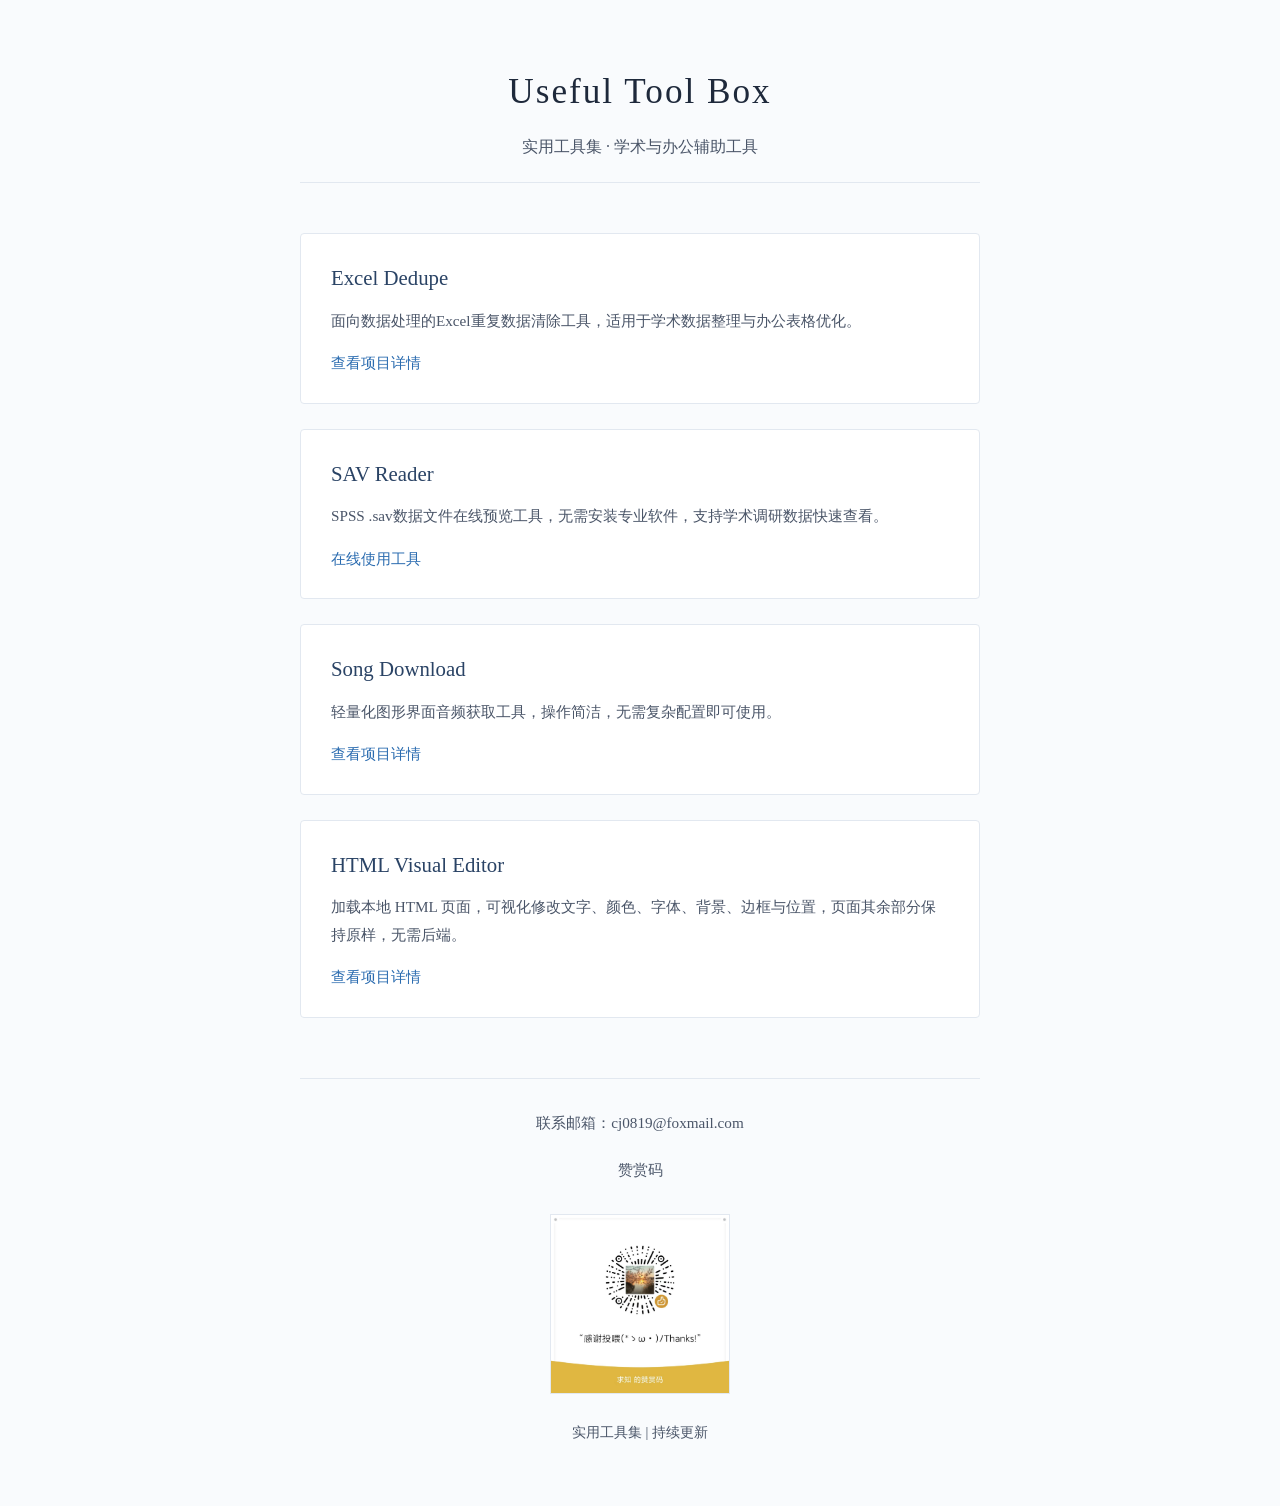
<file: index.html>
<!DOCTYPE html>
<html lang="zh-CN">
<head>
    <meta charset="UTF-8">
    <meta name="viewport" content="width=device-width, initial-scale=1.0">
    <title>Useful Tool Box - 实用工具集</title>
    <style>
        * {
            margin: 0;
            padding: 0;
            box-sizing: border-box;
        }

        /* 学术化全局样式：衬线字体 + 沉稳配色 */
        body {
            font-family: "SimSun", "宋体", "Times New Roman", serif; /* 学术标准字体 */
            background-color: #f9fbfd; /* 学术浅白底 */
            color: #2d3748; /* 深灰正文 */
            line-height: 1.8;
            max-width: 720px; /* 单栏固定宽度，学术排版标准 */
            margin: 0 auto;
            padding: 60px 20px;
        }

        /* 标题样式：学术化严谨排版 */
        header {
            text-align: center;
            margin-bottom: 50px;
            border-bottom: 1px solid #e2e8f0;
            padding-bottom: 20px;
        }

        h1 {
            font-size: 2.2rem;
            font-weight: 500;
            color: #1e293b;
            margin-bottom: 10px;
            letter-spacing: 2px;
        }

        .subtitle {
            font-size: 1rem;
            color: #4a5568;
        }

        /* 单栏布局容器 */
        .tools-container {
            display: flex;
            flex-direction: column;
            gap: 25px;
            margin-bottom: 60px;
        }

        /* 学术风工具卡片：无花哨动效，简洁规整 */
        .tool-card {
            background: #ffffff;
            border: 1px solid #e2e8f0;
            border-radius: 4px; /* 学术风小圆角，极简 */
            padding: 25px 30px;
        }

        .tool-card h3 {
            font-size: 1.3rem;
            font-weight: 500;
            color: #2a4365; /* 学术藏蓝主色 */
            margin-bottom: 10px;
        }

        .tool-card p {
            font-size: 0.95rem;
            color: #4a5568;
            margin-bottom: 15px;
        }

        .tool-link {
            color: #2b6cb0;
            text-decoration: none;
            font-size: 0.95rem;
        }

        .tool-link:hover {
            text-decoration: underline;
        }

        /* 底部联系方式 + 赞赏码 */
        .footer {
            text-align: center;
            padding-top: 30px;
            border-top: 1px solid #e2e8f0;
            color: #4a5568;
            font-size: 0.95rem;
        }

        .email {
            margin-bottom: 20px;
            font-weight: 500;
        }

        .payment-img {
            width: 180px;
            height: auto;
            margin: 10px 0;
            border: 1px solid #e2e8f0;
        }

        .footer-note {
            font-size: 0.9rem;
            margin-top: 8px;
        }
    </style>
</head>
<body>
    <!-- 头部标题 -->
    <header>
        <h1>Useful Tool Box</h1>
        <p class="subtitle">实用工具集 · 学术与办公辅助工具</p>
    </header>

    <!-- 单栏工具列表 -->
    <div class="tools-container">
        <!-- 工具1：Excel去重 -->
        <div class="tool-card">
            <h3>Excel Dedupe</h3>
            <p>面向数据处理的Excel重复数据清除工具，适用于学术数据整理与办公表格优化。</p>
            <a href="https://github.com/ks-c/useful_tool_box/tree/main/excel-dedupe" class="tool-link" target="_blank">查看项目详情</a>
        </div>

        <!-- 工具2：SAV阅读器（带GitHub Pages在线链接） -->
        <div class="tool-card">
            <h3>SAV Reader</h3>
            <p>SPSS .sav数据文件在线预览工具，无需安装专业软件，支持学术调研数据快速查看。</p>
            <a href="https://ks-c.github.io/useful_tool_box/sav_reader/" class="tool-link" target="_blank">在线使用工具</a>
        </div>

        <!-- 工具3：歌曲下载 -->
        <div class="tool-card">
            <h3>Song Download</h3>
            <p>轻量化图形界面音频获取工具，操作简洁，无需复杂配置即可使用。</p>
            <a href="https://github.com/ks-c/useful_tool_box/tree/main/song_download" class="tool-link" target="_blank">查看项目详情</a>
        </div>

        <!-- 工具4：HTML 可视化编辑器 -->
        <div class="tool-card">
            <h3>HTML Visual Editor</h3>
            <p>加载本地 HTML 页面，可视化修改文字、颜色、字体、背景、边框与位置，页面其余部分保持原样，无需后端。</p>
            <a href="https://github.com/ks-c/useful_tool_box/tree/main/html-visual-editor" class="tool-link" target="_blank">查看项目详情</a>
        </div>

        <!-- 新增工具：直接复制上面卡片修改即可 -->
    </div>

    <!-- 底部：联系方式 + 赞赏码 -->
    <div class="footer">
        <div class="email">联系邮箱：cj0819@foxmail.com</div>
        <div class="email">赞赏码</div>
        <img src="payment.jpg" alt="赞赏码" class="payment-img">
        <div class="footer-note">实用工具集 | 持续更新</div>
        
    </div>
</body>
</html>
</file>
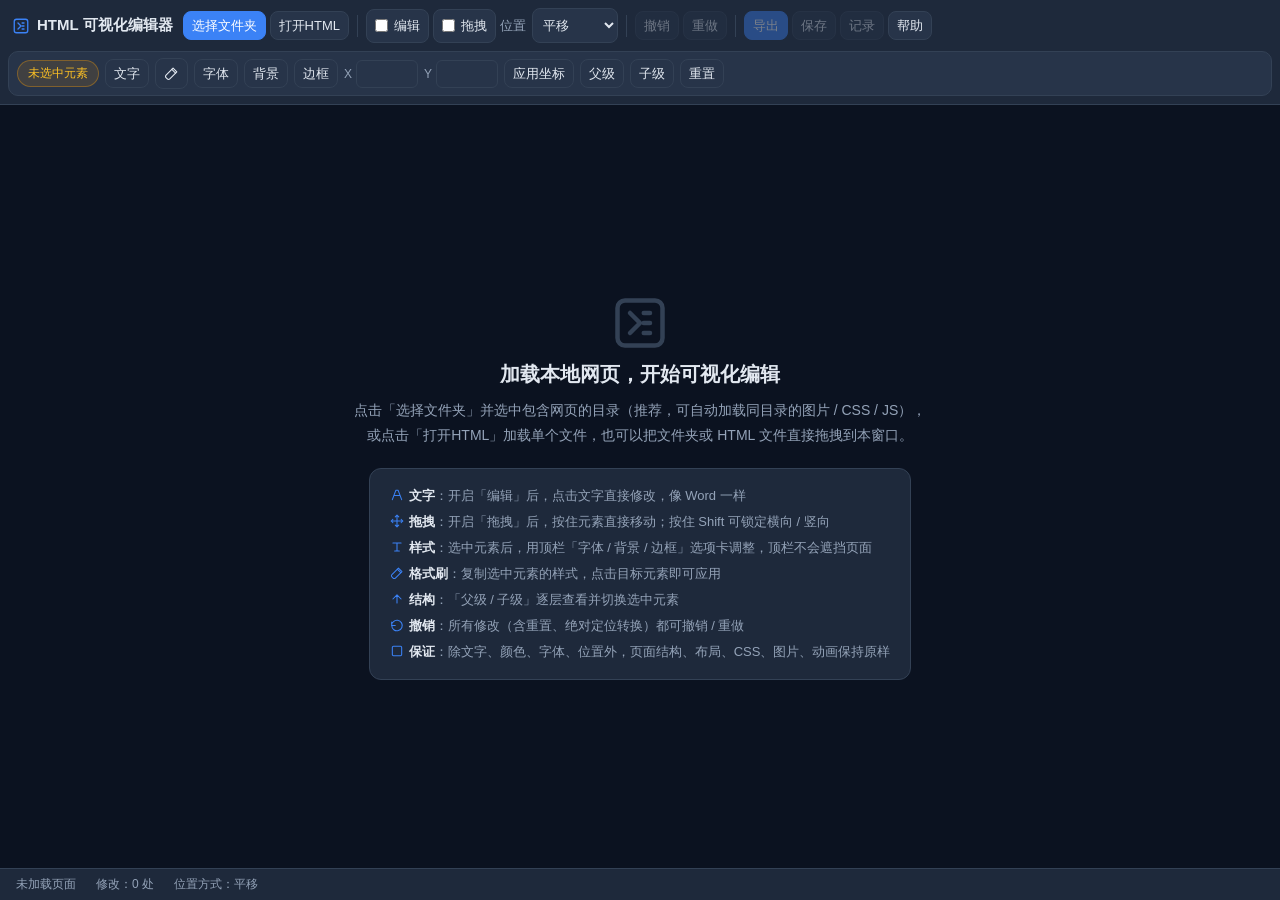
<file: html-visual-editor/index.html>
<!DOCTYPE html>
<html lang="zh-CN">
<head>
<meta charset="UTF-8">
<meta name="viewport" content="width=device-width, initial-scale=1">
<title>HTML 可视化编辑器</title>
<link rel="stylesheet" href="editor.css">
</head>
<body>

<header class="topbar">
  <div class="bar-row">
    <div class="brand" data-icon="brackets">HTML 可视化编辑器</div>

    <div class="group">
      <button id="btn-open-folder" class="btn primary" title="选择包含网页的文件夹（推荐，可加载同目录的图片/CSS/JS）">选择文件夹</button>
      <button id="btn-open-file" class="btn" title="打开单个 HTML 文件（不含同目录资源）">打开HTML</button>
      <input type="file" id="file-input" accept=".html,.htm" hidden>
    </div>

    <span class="sep"></span>

    <div class="group" title="编辑模式：点击选中/直接改文字；拖拽模式：按住元素直接移动">
      <label class="switch" title="开启后点击元素进行编辑；关闭后页面可正常浏览、点击链接">
        <input type="checkbox" id="chk-edit"><span id="lbl-edit">编辑</span>
      </label>
      <label class="switch" title="开启后按住元素直接拖动调整位置，无需确认">
        <input type="checkbox" id="chk-drag"><span id="lbl-drag">拖拽</span>
      </label>
      <label class="posmode" title="平移：视觉移动不影响布局；绝对定位：真正重新定位、周围元素会重排">
        位置
        <select id="sel-posmode">
          <option value="translate">平移</option>
          <option value="absolute">绝对定位</option>
        </select>
      </label>
    </div>

    <span class="sep"></span>

    <div class="group">
      <button id="btn-undo" class="btn" disabled title="撤销上一步修改">撤销</button>
      <button id="btn-redo" class="btn" disabled title="重做已撤销的修改">重做</button>
    </div>

    <span class="sep"></span>

    <div class="group">
      <button id="btn-export-html" class="btn primary" disabled title="下载修改后的完整 HTML 页面">导出</button>
      <button id="btn-save-back" class="btn" disabled title="写回原文件（需 Chrome/Edge 文件夹模式）">保存</button>
      <button id="btn-export-json" class="btn" disabled title="导出 JSON 格式的修改记录">记录</button>
      <button id="btn-help" class="btn" title="使用帮助">帮助</button>
    </div>
  </div>

  <div class="bar-row ribbon" id="edit-group" data-disabled="1" title="对当前选中元素生效">
    <span class="elinfo" id="elinfo">未选中元素</span>
    <button id="btn-edit-text" class="btn" title="编辑选中元素的文字（仅纯文本元素）">文字</button>
    <button id="btn-painter" class="btn icon-only" data-icon="brush" title="格式刷：复制选中元素的样式，再点击目标元素应用（Esc 取消）"></button>
    <div class="popover-host">
      <button id="btn-font" class="btn" title="文字色 / 字号 / 字重 / 行高 / 字距 / 字体 / 斜体">字体</button>
      <div id="pop-font" class="popover" hidden>
        <div class="pop-title">字体（应用于选中元素）</div>
        <div class="pop-row" data-prop="color">
          <label>文字色</label><input type="color" class="pick"><span class="pop-val">—</span><button class="pop-clear">清除</button>
        </div>
        <div class="pop-row">
          <label>字号</label>
          <input type="number" id="f-size" min="1" step="1"><select id="f-size-unit"><option>px</option><option>em</option><option>rem</option><option>%</option></select>
          <button class="pop-clear" data-prop="font-size">清除</button>
        </div>
        <div class="pop-row">
          <label>字重</label>
          <input type="number" id="f-weight" min="100" max="950" step="50" list="f-weight-list" placeholder="100-950">
          <button class="pop-clear" data-prop="font-weight">清除</button>
          <datalist id="f-weight-list">
            <option value="100"><option value="200"><option value="300"><option value="400"><option value="500">
            <option value="600"><option value="700"><option value="800"><option value="900"><option value="950">
          </datalist>
        </div>
        <div class="pop-row">
          <label>行高</label>
          <input type="number" id="f-lh" min="0.1" step="0.05"><select id="f-lh-unit"><option value="">行</option><option>px</option><option>em</option><option>%</option></select>
          <button class="pop-clear" data-prop="line-height">清除</button>
        </div>
        <div class="pop-row">
          <label>字距</label>
          <input type="number" id="f-ls" step="0.5"><select id="f-ls-unit"><option>px</option><option>em</option></select>
          <button class="pop-clear" data-prop="letter-spacing">清除</button>
        </div>
        <div class="pop-row">
          <label>斜体</label>
          <input type="checkbox" id="f-italic"><span class="pop-val">斜体</span>
          <button class="pop-clear" data-prop="font-style">清除</button>
        </div>
        <div class="pop-row">
          <label>字体</label>
          <input type="text" id="f-family" list="f-family-list" placeholder="输入或选择字体，支持自定义">
          <button class="pop-clear" data-prop="font-family">清除</button>
          <datalist id="f-family-list">
            <option value="微软雅黑"><option value="宋体"><option value="仿宋"><option value="黑体"><option value="楷体">
            <option value="隶书"><option value="幼圆"><option value="等线"><option value="新宋体"><option value="华文宋体">
            <option value="华文楷体"><option value="华文行楷"><option value="华文隶书"><option value="华文仿宋"><option value="华文细黑">
            <option value="方正黑体简体"><option value="方正书宋简体"><option value="PingFang SC"><option value="Hiragino Sans GB">
            <option value="Noto Sans SC"><option value="Noto Serif SC"><option value="思源黑体"><option value="思源宋体">
            <option value="Segoe UI"><option value="Calibri"><option value="Cambria"><option value="Arial"><option value="Arial Black">
            <option value="Helvetica"><option value="Times New Roman"><option value="Georgia"><option value="Verdana">
            <option value="Tahoma"><option value="Trebuchet MS"><option value="Courier New"><option value="Impact">
            <option value="Garamond"><option value="Palatino Linotype"><option value="Book Antiqua">
            <option value="sans-serif"><option value="serif"><option value="monospace"><option value="cursive">
          </datalist>
        </div>
        <div class="pop-tip">均为行内样式，仅作用于该元素；清除后恢复原样式。</div>
      </div>
    </div>
    <div class="popover-host">
      <button id="btn-bg" class="btn" title="背景色 / 透明度 / 阴影">背景</button>
      <div id="pop-bg" class="popover" hidden>
        <div class="pop-title">背景（应用于选中元素）</div>
        <div class="pop-row" data-prop="background-color">
          <label>背景色</label><input type="color" class="pick"><span class="pop-val">—</span><button class="pop-clear">清除</button>
        </div>
        <div class="pop-row">
          <label>透明度</label>
          <input type="number" id="bg-opacity" min="0" max="1" step="0.05"><span class="pop-val">0 – 1</span>
          <button class="pop-clear" data-prop="opacity">清除</button>
        </div>
        <div class="pop-row">
          <label>阴影</label>
          <input type="checkbox" id="bg-shadow"><span class="pop-val">投影</span>
          <button class="pop-clear" data-prop="box-shadow">清除</button>
        </div>
        <div class="pop-tip">均为行内样式，不影响布局。</div>
      </div>
    </div>
    <div class="popover-host">
      <button id="btn-border" class="btn" title="边框色 / 宽度 / 样式 / 圆角">边框</button>
      <div id="pop-border" class="popover" hidden>
        <div class="pop-title">边框（应用于选中元素）</div>
        <div class="pop-row" data-prop="border-color">
          <label>边框色</label><input type="color" class="pick"><span class="pop-val">—</span><button class="pop-clear">清除</button>
        </div>
        <div class="pop-row">
          <label>宽度</label>
          <input type="number" id="b-width" min="0" step="1"><select id="b-width-unit"><option>px</option></select>
          <button class="pop-clear" data-prop="border-width">清除</button>
        </div>
        <div class="pop-row">
          <label>样式</label>
          <select id="b-style"><option value="">未设置</option><option value="solid">实线</option><option value="dashed">虚线</option><option value="dotted">点线</option><option value="double">双线</option><option value="none">无边框</option></select>
          <button class="pop-clear" data-prop="border-style">清除</button>
        </div>
        <div class="pop-row">
          <label>圆角</label>
          <input type="number" id="b-radius" min="0" step="1"><select id="b-radius-unit"><option>px</option><option>%</option></select>
          <button class="pop-clear" data-prop="border-radius">清除</button>
        </div>
        <div class="pop-tip">均为行内样式，不影响布局。</div>
      </div>
    </div>
    <label class="coord" title="元素页面坐标">X <input type="number" id="coord-x" class="num"></label>
    <label class="coord" title="元素页面坐标">Y <input type="number" id="coord-y" class="num"></label>
    <button id="btn-apply-coord" class="btn" title="按坐标精确移动选中元素">应用坐标</button>
    <button id="btn-parent" class="btn" title="切换到选中元素的父级元素">父级</button>
    <div class="popover-host">
      <button id="btn-children" class="btn" title="查看并选中子级元素">子级</button>
      <div id="pop-children" class="popover" hidden>
        <div class="pop-title">子级元素（点击选中）</div>
        <ul id="children-list" class="pop-list"></ul>
        <div class="pop-tip" id="children-empty">该元素没有子元素。</div>
      </div>
    </div>
    <button id="btn-reset-el" class="btn" title="清除选中元素的全部修改（可撤销）">重置</button>
  </div>
</header>

<div id="stage-wrap">
  <div id="empty-state">
    <div class="big" data-icon="brackets"></div>
    <h2>加载本地网页，开始可视化编辑</h2>
    <p>
      点击「选择文件夹」并选中包含网页的目录（推荐，可自动加载同目录的图片 / CSS / JS），<br>
      或点击「打开HTML」加载单个文件，也可以把文件夹或 HTML 文件直接拖拽到本窗口。
    </p>
    <div class="hints">
      <div><i class="hicon" data-icon="text"></i><b>文字</b>：开启「编辑」后，点击文字直接修改，像 Word 一样</div>
      <div><i class="hicon" data-icon="move"></i><b>拖拽</b>：开启「拖拽」后，按住元素直接移动；按住 Shift 可锁定横向 / 竖向</div>
      <div><i class="hicon" data-icon="type"></i><b>样式</b>：选中元素后，用顶栏「字体 / 背景 / 边框」选项卡调整，顶栏不会遮挡页面</div>
      <div><i class="hicon" data-icon="brush"></i><b>格式刷</b>：复制选中元素的样式，点击目标元素即可应用</div>
      <div><i class="hicon" data-icon="up"></i><b>结构</b>：「父级 / 子级」逐层查看并切换选中元素</div>
      <div><i class="hicon" data-icon="undo"></i><b>撤销</b>：所有修改（含重置、绝对定位转换）都可撤销 / 重做</div>
      <div><i class="hicon" data-icon="square"></i><b>保证</b>：除文字、颜色、字体、位置外，页面结构、布局、CSS、图片、动画保持原样</div>
    </div>
  </div>
  <iframe id="stage" hidden title="编辑舞台"></iframe>
</div>

<footer class="statusbar">
  <span id="status-file">未加载页面</span>
  <span id="status-edits">修改：0 处</span>
  <span id="status-mode">位置方式：平移</span>
  <span id="status-warn" class="warn" hidden></span>
</footer>

<div id="drop-overlay" hidden><div class="drop-inner">松开以加载 文件夹 / HTML 文件</div></div>

<div id="modal-mask" hidden>
  <div id="html-picker" class="modal" hidden>
    <h3>选择要编辑的页面</h3>
    <ul id="html-list"></ul>
    <div class="modal-actions"><button id="btn-picker-cancel" class="btn">取消</button></div>
  </div>
  <div id="help-modal" class="modal" hidden>
    <h3>使用帮助</h3>
    <div class="help-body">
      <h4>一、加载页面</h4>
      <p>「选择文件夹」选中包含网页的目录后，从列表中选择入口 HTML。同目录下的图片、CSS、JS、字体等相对资源会被自动加载。也可以直接拖拽文件夹 / 多个文件到窗口。</p>
      <h4>二、编辑（顶栏「编辑」开关）</h4>
      <ul>
        <li><b>改文字</b>：直接点击页面上的文字，即可像 Word 一样输入修改（自动全选，输入即替换）；Esc 放弃修改并保持选中。编辑模式下超链接、按钮等交互元素不会被触发。</li>
        <li><b>选中元素</b>：点击元素出现橙色高亮；再次点击容器可逐级切换到父元素，或用顶栏「父级」按钮。</li>
        <li><b>样式</b>：选中元素后，用顶栏「字体」（文字色、字号、字重 100–950 可自定义、行高、字距、字体、斜体）、「背景」（背景色、透明度、阴影）、「边框」（边框色、宽度、样式、圆角）调整。选项卡打开时显示该元素自身的行内值，未设置的项留空；均为行内样式、可单项清除。</li>
        <li><b>格式刷</b>：点击格式刷图标吸取选中元素的样式，再点击目标元素即可应用（一条修改记录，可撤销，Esc 取消）。</li>
        <li><b>位置</b>：顶栏 X/Y 输入精确坐标后点「应用坐标」；或开启「拖拽」后按住元素直接拖动（按住 Shift 锁定横向 / 竖向）。</li>
        <li><b>结构</b>：「父级」上溯父元素；「子级」列出全部子元素，点击即可选中。</li>
        <li>「位置」可选平移（不影响布局）或绝对定位（元素脱离文档流，切换与首次拖动都有提示、且可撤销）。</li>
        <li>「重置」清除选中元素全部修改（可撤销）；「撤销 / 重做」管理全部修改历史。</li>
      </ul>
      <h4>三、导出</h4>
      <p>「导出」下载修改后的完整页面（相对资源引用自动还原）；「保存」写回原目录（需 Chrome/Edge）；「记录」导出 JSON 补丁便于审计。</p>
      <h4>四、已知限制</h4>
      <ul>
        <li>JS 动态渲染的页面（SPA）重渲染后会丢失编辑，静态页面不受影响。</li>
        <li>页面自身 JS 中的相对路径 fetch/XHR 在编辑环境不可用（img/css/js 标签引用不受影响）。</li>
        <li>绝对外链资源（如 CDN 图片）需要联网。</li>
        <li>平移属于视觉偏移、不重新排版（这正是"布局保持原样"的保证）。</li>
      </ul>
    </div>
    <div class="modal-actions"><button id="btn-help-close" class="btn primary">知道了</button></div>
  </div>
</div>

<div id="toast" hidden></div>

<script src="runtime.js"></script>
<script src="editor.js"></script>
</body>
</html>
</file>
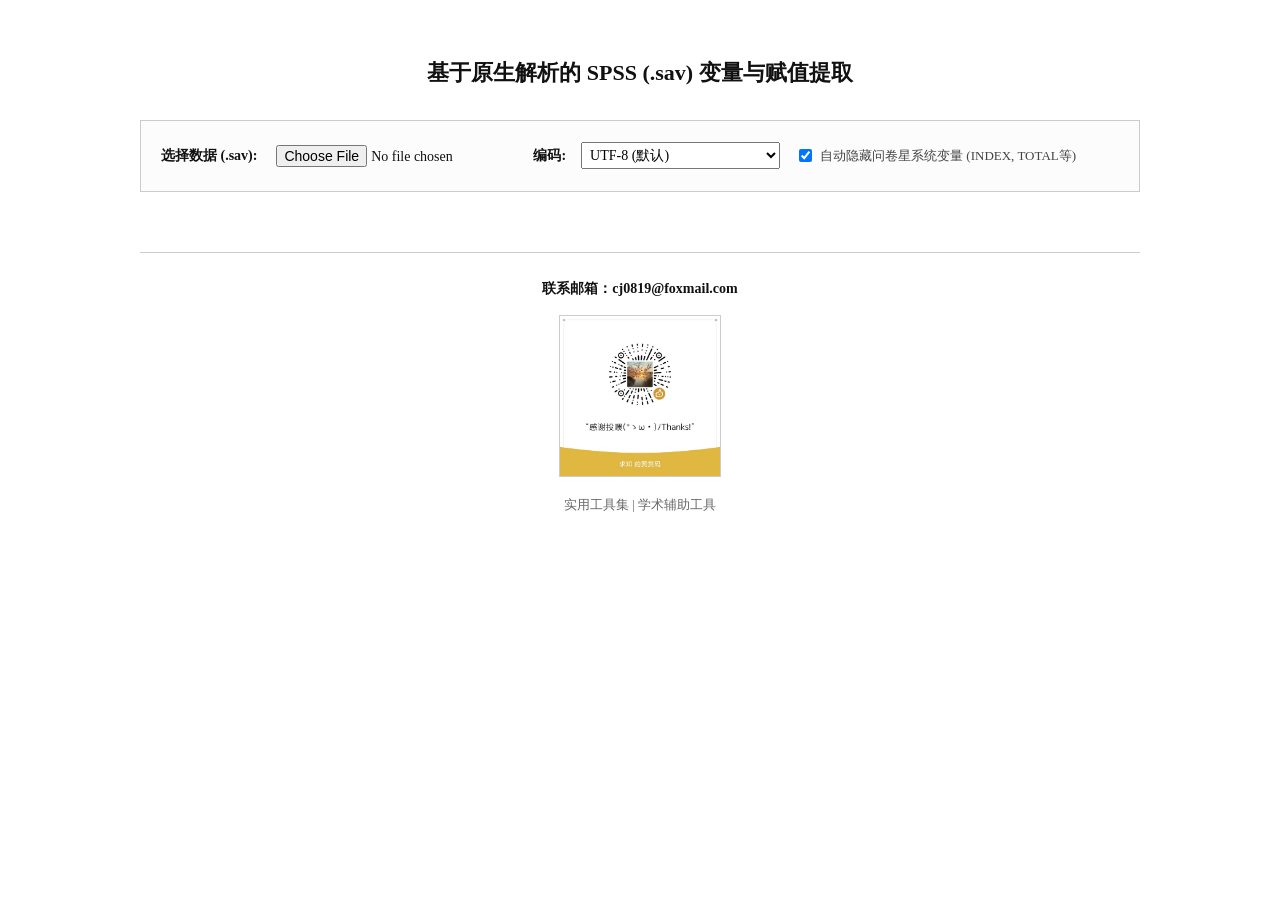
<file: sav_reader/index.html>
<!DOCTYPE html>
<html lang="zh-CN">
<head>
    <meta charset="UTF-8">
    <meta name="viewport" content="width=device-width, initial-scale=1.0">
    <title>SPSS 变量标签提取器 </title>
    <style>
        /* 严谨学术灰度排版 */
        :root {
            --text-main: #111111;
            --border-heavy: #000000;
            --border-light: #cccccc;
            --bg-body: #ffffff;
            --bg-panel: #fcfcfc;
        }

        /* 修复核心：删除flex，正常流式排版，内容垂直居中 */
        body { 
            font-family: "Times New Roman", SimSun, "宋体", serif; 
            color: var(--text-main); 
            background-color: var(--bg-body); 
            margin: 0; 
            padding: 40px 20px; 
            line-height: 1.6;
        }
        .container { 
            width: 100%; 
            max-width: 1000px; 
            margin: 0 auto; /* 主体内容居中 */
        }
        h1 { font-size: 22px; font-weight: bold; text-align: center; margin-bottom: 30px; }

        .control-panel { background-color: var(--bg-panel); border: 1px solid var(--border-light); padding: 20px; margin-bottom: 40px; display: flex; flex-wrap: wrap; align-items: center; gap: 15px; }
        input[type="file"], select { font-family: inherit; font-size: 14px; padding: 4px; cursor: pointer; }
        label { font-size: 14px; font-weight: bold; }
        .filter-label { font-weight: normal; font-size: 13px; color: #444; display: flex; align-items: center; gap: 5px; }

        #statusBox { width: 100%; font-size: 14px; font-weight: bold; display: none; margin-top: 10px; }
        .status-error { color: #8b0000; } 
        .status-success { color: var(--text-main); }
        #errorDetail { width: 100%; display: none; text-align: left; background: #fff5f5; border: 1px solid #ffcccc; padding: 10px; margin-top: 10px; font-family: monospace; font-size: 12px; white-space: pre-wrap; }

        .table-caption { text-align: left; font-weight: bold; font-size: 15px; margin-bottom: 10px; }
        .table-wrapper { width: 100%; overflow-x: auto; }
        table { width: 100%; border-collapse: collapse; text-align: left; font-size: 14px; border-top: 2px solid var(--border-heavy); border-bottom: 2px solid var(--border-heavy); }
        th, td { padding: 8px 12px; vertical-align: top; word-break: break-word; }
        th { font-weight: bold; border-bottom: 1px solid var(--border-heavy); }
        tr:not(:last-child) td { border-bottom: 1px dashed var(--border-light); }
        
        #contentArea { display: none; }
    </style>
</head>
<body>

<div class="container">
    <h1>基于原生解析的 SPSS (.sav) 变量与赋值提取</h1>

    <div class="control-panel">
        <label for="fileInput">选择数据 (.sav):</label>
        <input type="file" id="fileInput" accept=".sav">
        
        <label for="encoding">编码:</label>
        <select id="encoding">
            <option value="utf-8">UTF-8 (默认)</option>
            <option value="gb18030">GBK (仅老文件乱码时切换)</option>
        </select>

        <label class="filter-label">
            <input type="checkbox" id="hideSysVars" checked> 
            自动隐藏问卷星系统变量 (INDEX, TOTAL等)
        </label>

        <div id="statusBox"></div>
        <div id="errorDetail"></div>
    </div>

    <div id="contentArea">
        <div class="table-caption">表 1 变量字典与赋值说明</div>
        <div class="table-wrapper">
            <table id="metaTable">
                <thead>
                    <tr>
                        <th style="width: 25%;">变量名称</th>
                        <th style="width: 30%;">变量标签</th>
                        <th style="width: 45%;">赋值字典</th>
                    </tr>
                </thead>
                <tbody id="dictBody"></tbody>
            </table>
        </div>
    </div>
</div>


<!-- ========== 通用联系方式 + 赞赏码模块（固定页面最底部居中） ========== -->
<style>
.universal-footer {
    max-width: 1000px;
    margin: 60px auto 0 auto;
    padding-top: 25px;
    border-top: 1px solid #cccccc;
    text-align: center;
    font-family: "Times New Roman", SimSun, "宋体", serif;
    color: #111111;
    font-size: 14px;
}
.universal-footer .email {
    margin-bottom: 15px;
    font-weight: bold;
}
.universal-footer .payment {
    margin: 10px 0;
}
.universal-footer .payment img {
    width: 160px;
    height: auto;
    border: 1px solid #cccccc;
}
.universal-footer .copyright {
    margin-top: 8px;
    font-size: 13px;
    color: #666666;
}
</style>

<!-- ========== 通用联系方式 + 赞赏码模块（底部居中版） ========== -->
<style>
.universal-footer {
    max-width: 1000px;
    margin: 60px auto 0 auto;
    padding-top: 25px;
    border-top: 1px solid #cccccc;
    text-align: center;
    font-family: "Times New Roman", SimSun, "宋体", serif;
    color: #111111;
    font-size: 14px;
}
.universal-footer .email {
    margin-bottom: 15px;
    font-weight: bold;
}
.universal-footer .payment {
    margin: 10px 0;
}
.universal-footer .payment img {
    width: 160px;
    height: auto;
    border: 1px solid #cccccc;
}
.universal-footer .copyright {
    margin-top: 8px;
    font-size: 13px;
    color: #666666;
}
</style>

<div class="universal-footer">
    <div class="email">联系邮箱：cj0819@foxmail.com</div>
    <div class="payment">
        <img src="https://ks-c.github.io/useful_tool_box/payment.jpg" alt="赞赏码">
    </div>
    <div class="copyright">实用工具集 | 学术辅助工具</div>
</div>
<!-- ========== 模块结束 ========== -->
    

    
<script>
    const fileInput = document.getElementById('fileInput');
    const encodingSel = document.getElementById('encoding');
    const hideSysVars = document.getElementById('hideSysVars');
    const statusBox = document.getElementById('statusBox');
    const errorDetail = document.getElementById('errorDetail');
    const contentArea = document.getElementById('contentArea');
    const dictBody = document.getElementById('dictBody');

    [fileInput, encodingSel, hideSysVars].forEach(el => {
        el.addEventListener('change', async () => {
            if (!fileInput.files[0]) return;
            processFile(fileInput.files[0]);
        });
    });

    function showStatus(msg, isError = false, detail = '') {
        statusBox.style.display = 'block';
        statusBox.textContent = msg;
        statusBox.className = isError ? 'status-error' : 'status-success';
        if (detail) { errorDetail.style.display = 'block'; errorDetail.textContent = detail; } 
        else { errorDetail.style.display = 'none'; }
    }

    async function processFile(file) {
        showStatus('正在执行底层二进制读取与长变量名映射...');
        contentArea.style.display = 'none';
        dictBody.innerHTML = '';

        try {
            const arrayBuffer = await file.arrayBuffer();
            const variables = parseSavDictionary(arrayBuffer, encodingSel.value, hideSysVars.checked);
            
            if (variables.length === 0) throw new Error("未找到任何有效变量，或所有变量均被筛选器过滤。");

            renderTable(variables);
            showStatus(`读取成功。共提取 ${variables.length} 个核心变量。`);
            contentArea.style.display = 'block';

        } catch (err) {
            console.error(err);
            showStatus('读取失败: ' + err.message, true, err.stack || '');
        }
    }

    function parseSavDictionary(buffer, encoding, shouldFilter) {
        const view = new DataView(buffer);
        const decoder = new TextDecoder(encoding); 
        
        if (buffer.byteLength < 176) throw new Error("文件体积过小，并非完整的 SAV 文件。");
        
        const magic = new TextDecoder('ascii').decode(new Uint8Array(buffer, 0, 4));
        if (magic === 'ZSAV') throw new Error("发现 ZSAV 压缩格式！请在 SPSS 中另存为，并取消右下角的【以压缩格式保存数据】。");
        if (magic !== '$FL2') throw new Error("文件头校验失败，这不是标准的 SAV 数据。");

        let isLittleEndian = true;
        let layoutCode = view.getInt32(64, true);
        if (layoutCode !== 2 && layoutCode !== 3) {
            layoutCode = view.getInt32(64, false);
            if (layoutCode === 2 || layoutCode === 3) isLittleEndian = false;
            else throw new Error("无法识别字节序，文件头已损坏。");
        }

        let offset = 176; 
        function readInt32() { const v = view.getInt32(offset, isLittleEndian); offset += 4; return v; }
        function readFloat64() { const v = view.getFloat64(offset, isLittleEndian); offset += 8; return v; }
        function readString(len) {
            const arr = new Uint8Array(buffer, offset, len);
            offset += len;
            return decoder.decode(arr).replace(/\0/g, '').trim();
        }

        const variables = [];
        let currentType3 = [];
        let varIndex = 1;
        const longNamesMap = {}; // 【核心修复】：用于存储真实长变量名的映射表

        while (offset < view.byteLength) {
            const recType = readInt32();
            
            if (recType === 999) break; // 数据区开始，停止解析字典
            
            if (recType === 2) {
                // 读取 8 字节的被截断的短变量名
                const type = readInt32();
                const hasLabel = readInt32();
                const missing = readInt32();
                readInt32(); readInt32(); 
                const shortName = readString(8);
                
                let label = "";
                if (hasLabel === 1) {
                    const labelLen = readInt32();
                    label = readString(labelLen);
                    offset += (4 - (labelLen % 4)) % 4; 
                }
                
                if (missing > 0) offset += missing * 8; 
                else if (missing < 0) offset += Math.abs(missing) * 8;
                
                if (type !== -1) {
                    // 过滤问卷星生成的垃圾变量
                    const isGarbage = /^(INDEX\d*|TOTAL[A-Z0-9]*|TOTALSEC)$/i.test(shortName);
                    if (!(shouldFilter && isGarbage)) {
                        variables.push({ dictIndex: varIndex, name: shortName, label, valueLabels: {}, isString: type > 0 });
                    }
                }
                varIndex++;
            }
            else if (recType === 3) {
                const count = readInt32();
                currentType3 = [];
                for (let i = 0; i < count; i++) {
                    const raw8Bytes = new Uint8Array(buffer, offset, 8);
                    const valFloat = readFloat64(); 
                    const len = new Uint8Array(buffer, offset, 1)[0];
                    offset += 1;
                    const label = readString(len);
                    offset += (8 - ((len + 1) % 8)) % 8; 
                    currentType3.push({ raw8Bytes, valFloat, label });
                }
            }
            else if (recType === 4) {
                const count = readInt32();
                for (let i = 0; i < count; i++) {
                    const vIdx = readInt32();
                    const targetVar = variables.find(v => v.dictIndex === vIdx);
                    if (targetVar) {
                        currentType3.forEach(item => {
                            if (targetVar.isString) {
                                const valStr = decoder.decode(item.raw8Bytes).replace(/\0/g, '').trim();
                                targetVar.valueLabels[valStr] = item.label;
                            } else {
                                targetVar.valueLabels[item.valFloat] = item.label;
                            }
                        });
                    }
                }
                currentType3 = []; 
            }
            else if (recType === 6) {
                const lines = readInt32();
                offset += lines * 80;
            }
            else if (recType === 7) {
                const subtype = readInt32();
                const size = readInt32();
                const count = readInt32();
                const dataLength = size * count;

                // 【核心修复】：Subtype 13 存放着真正的中文长变量名！
                if (subtype === 13) {
                    const rawBytes = new Uint8Array(buffer, offset, dataLength);
                    offset += dataLength;
                    const mapStr = decoder.decode(rawBytes).replace(/\0/g, '').trim();
                    
                    // 格式为： 短名=真正长名\t短名2=真正长名2
                    const pairs = mapStr.split('\t');
                    pairs.forEach(pair => {
                        const eqIdx = pair.indexOf('=');
                        if (eqIdx !== -1) {
                            const sName = pair.substring(0, eqIdx).trim();
                            const lName = pair.substring(eqIdx + 1).trim();
                            longNamesMap[sName] = lName;
                        }
                    });
                } else {
                    offset += dataLength; // 跳过其他不需要的类型
                }
            }
            else {
                console.warn(`跳过未知区块: ${recType}`);
                break;
            }
        }
        
        // 【核心修复】：在返回数据前，把被截断的乱码（维克、V55_A等）还原为长变量名！
        variables.forEach(v => {
            if (longNamesMap[v.name]) {
                v.name = longNamesMap[v.name];
            }
        });

        // 终极过滤：即便长变量名中含有 INDEX/TOTAL，只要勾选了过滤，依然剔除
        if (shouldFilter) {
            return variables.filter(v => !/^(INDEX\d*|TOTAL[A-Z0-9]*|TOTALSEC)$/i.test(v.name));
        }
        
        return variables;
    }

    function renderTable(variables) {
        variables.forEach(v => {
            const tr = document.createElement('tr');
            
            const tdName = document.createElement('td');
            tdName.textContent = v.name || '-';
            
            const tdLabel = document.createElement('td');
            tdLabel.textContent = v.label || '-';
            
            const tdValues = document.createElement('td');
            const keys = Object.keys(v.valueLabels);
            
            if (keys.length > 0) {
                // 以学术论文的规范格式进行拼接
                tdValues.textContent = keys.map(k => `${k} = ${v.valueLabels[k]}`).join('; ');
            } else {
                tdValues.textContent = '';
            }

            tr.appendChild(tdName);
            tr.appendChild(tdLabel);
            tr.appendChild(tdValues);
            dictBody.appendChild(tr);
        });
    }
</script>
</body>
</html>
</file>
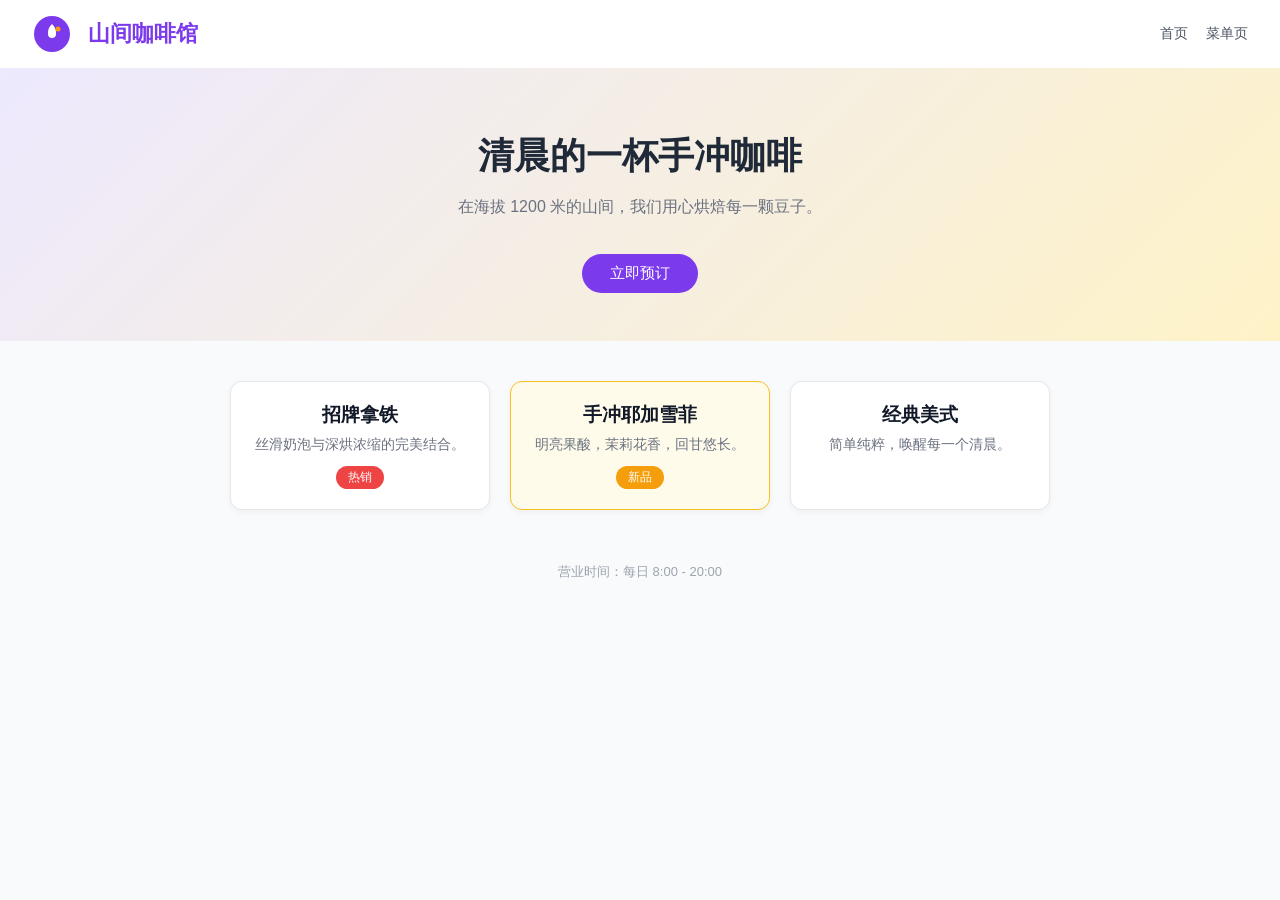
<file: html-visual-editor/test/fixture-site/index.html>
<!DOCTYPE html>
<html lang="zh-CN">
<head>
<meta charset="UTF-8">
<title>山间咖啡馆 - 示例站点</title>
<link rel="stylesheet" href="css/style.css">
</head>
<body>
<header class="site-header">
  <img src="images/logo.svg" class="logo" alt="Logo">
  <h1 class="title">山间咖啡馆</h1>
  <nav>
    <a href="index.html">首页</a>
    <a href="page2.html">菜单页</a>
  </nav>
</header>
<main>
  <section class="hero">
    <h2>清晨的一杯手冲咖啡</h2>
    <p class="hero-text">在海拔 1200 米的山间，我们用心烘焙每一颗豆子。</p>
    <button class="btn">立即预订</button>
  </section>
  <section class="cards">
    <div class="card">
      <h3>招牌拿铁</h3>
      <p>丝滑奶泡与深烘浓缩的完美结合。</p>
      <span class="badge">热销</span>
    </div>
    <div class="card highlight">
      <h3>手冲耶加雪菲</h3>
      <p>明亮果酸，茉莉花香，回甘悠长。</p>
      <span class="badge">新品</span>
    </div>
    <div class="card">
      <h3>经典美式</h3>
      <p>简单纯粹，唤醒每一个清晨。</p>
    </div>
  </section>
  <p class="footer-note">营业时间：每日 8:00 - 20:00</p>
</main>
<script src="js/app.js"></script>
</body>
</html>
</file>
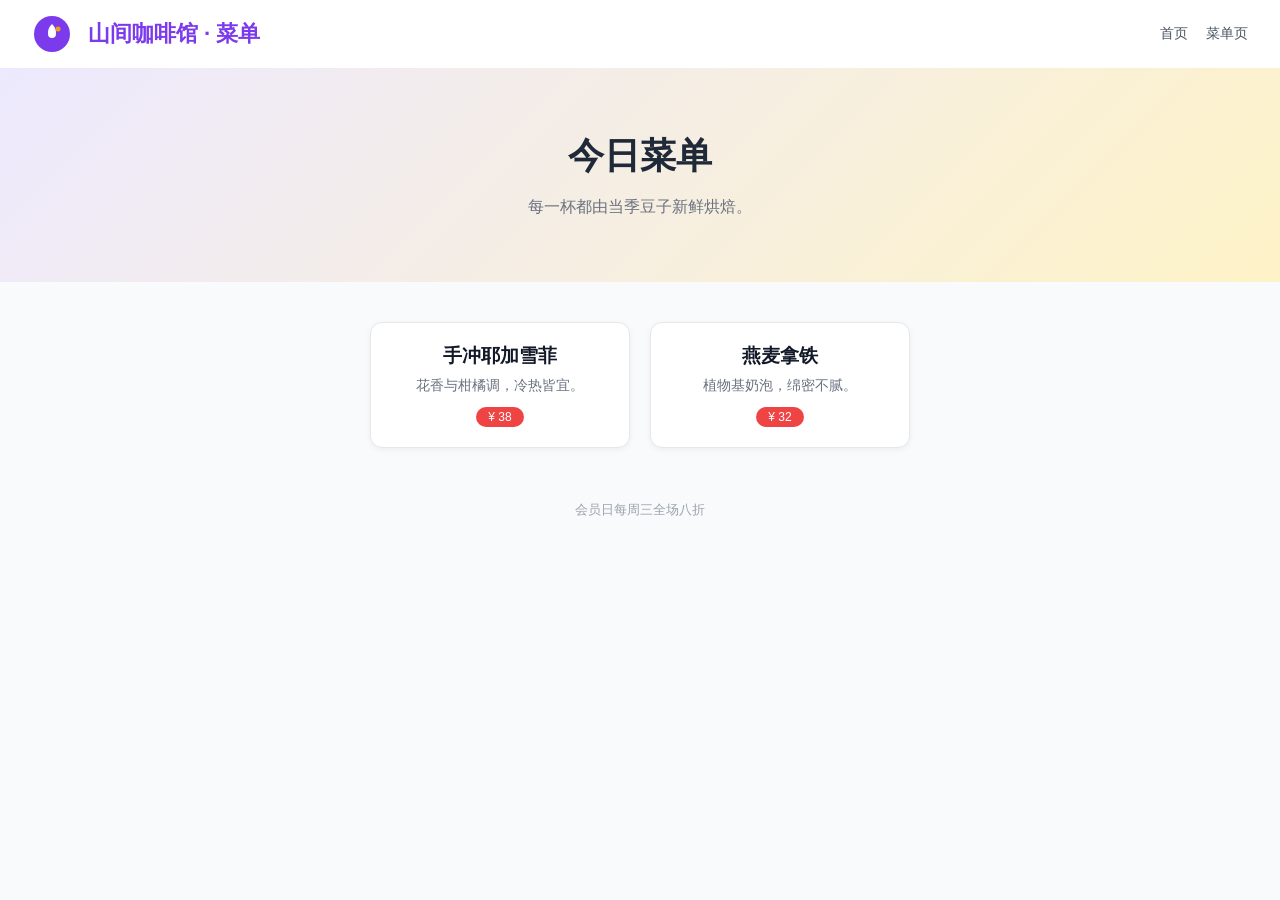
<file: html-visual-editor/test/fixture-site/page2.html>
<!DOCTYPE html>
<html lang="zh-CN">
<head>
<meta charset="UTF-8">
<title>菜单页 - 山间咖啡馆</title>
<link rel="stylesheet" href="css/style.css">
</head>
<body>
<header class="site-header">
  <img src="images/logo.svg" class="logo" alt="Logo">
  <h1 class="title">山间咖啡馆 · 菜单</h1>
  <nav>
    <a href="index.html">首页</a>
    <a href="page2.html">菜单页</a>
  </nav>
</header>
<main>
  <section class="hero">
    <h2>今日菜单</h2>
    <p class="hero-text">每一杯都由当季豆子新鲜烘焙。</p>
  </section>
  <section class="cards">
    <div class="card">
      <h3>手冲耶加雪菲</h3>
      <p>花香与柑橘调，冷热皆宜。</p>
      <span class="badge">¥ 38</span>
    </div>
    <div class="card">
      <h3>燕麦拿铁</h3>
      <p>植物基奶泡，绵密不腻。</p>
      <span class="badge">¥ 32</span>
    </div>
  </section>
  <p class="footer-note">会员日每周三全场八折</p>
</main>
<script src="js/app.js"></script>
</body>
</html>
</file>
<file: html-visual-editor/editor.css>
/* =============================================================
   HTML 可视化编辑器 —— 外壳样式
   ============================================================= */
:root {
  --bg: #0f172a;
  --panel: #1e293b;
  --panel2: #273449;
  --line: #334155;
  --text: #e2e8f0;
  --text-dim: #94a3b8;
  --accent: #3b82f6;
  --accent-hover: #2563eb;
}

* { box-sizing: border-box; }

/* hidden 属性必须压过一切 display 规则（遮罩/空状态/iframe 等依赖它） */
[hidden] { display: none !important; }

html, body { height: 100%; }

body {
  margin: 0;
  display: flex;
  flex-direction: column;
  font-family: -apple-system, "Segoe UI", "Microsoft YaHei", "PingFang SC", sans-serif;
  background: var(--bg);
  color: var(--text);
}

/* ---------- 顶栏 ---------- */
.topbar {
  display: flex;
  flex-direction: column;
  padding: 8px 12px 0;
  background: var(--panel);
  border-bottom: 1px solid var(--line);
  z-index: 100;
}
.bar-row {
  display: flex;
  align-items: center;
  gap: 6px;
  flex-wrap: wrap;
  padding-bottom: 8px;
}
/* 上下文功能区（Word 式：选中元素后激活） */
.ribbon {
  margin: 0 -4px 8px;
  padding: 6px 8px;
  background: var(--panel2);
  border: 1px solid var(--line);
  border-radius: 10px;
  gap: 6px;
}
.brand { font-weight: 700; font-size: 15px; white-space: nowrap; margin-right: 4px; }
.toolbar { display: flex; align-items: center; gap: 8px; flex-wrap: wrap; }

/* 功能区：Word 式分组 */
.group {
  display: flex;
  align-items: center;
  gap: 4px;
  flex-wrap: wrap;
}
.group[data-disabled="1"] { opacity: 0.45; pointer-events: none; }
.elinfo {
  font-size: 12px;
  color: #fbbf24;
  background: rgba(245, 158, 11, 0.12);
  border: 1px solid rgba(245, 158, 11, 0.35);
  border-radius: 999px;
  padding: 4px 10px;
  max-width: 180px;
  white-space: nowrap;
  overflow: hidden;
  text-overflow: ellipsis;
}

/* 坐标输入 */
.coord {
  display: inline-flex;
  align-items: center;
  gap: 4px;
  font-size: 12px;
  color: var(--text-dim);
}
.coord .num {
  width: 62px;
  border: 1px solid var(--line);
  background: var(--panel2);
  color: var(--text);
  border-radius: 6px;
  padding: 6px 6px;
  font-size: 12px;
  font-family: inherit;
}
.coord .num:focus { outline: 1px solid var(--accent); }

/* 下拉面板（附着于顶栏，只覆盖页面顶部极小区域） */
.popover-host { position: relative; }
.popover {
  position: absolute;
  top: calc(100% + 8px);
  left: 0;
  z-index: 300;
  width: 320px;
  background: #fff;
  color: #111827;
  border-radius: 10px;
  box-shadow: 0 12px 36px rgba(0, 0, 0, 0.45);
  padding: 12px;
  font-size: 13px;
  line-height: 1.5;
}
.pop-title { font-weight: 700; font-size: 13px; margin-bottom: 8px; }
.pop-tip { color: #6b7280; font-size: 11px; margin-top: 6px; line-height: 1.6; }
.pop-row { display: flex; align-items: center; gap: 6px; margin-bottom: 8px; }
.pop-row label { width: 48px; color: #374151; font-size: 12px; flex: none; }
.pop-row .pick { width: 38px; height: 24px; border: 1px solid #d1d5db; border-radius: 6px; padding: 0; background: #fff; cursor: pointer; }
.pop-row input[type=number] { width: 62px; border: 1px solid #d1d5db; border-radius: 6px; padding: 4px 6px; font-size: 13px; font-family: inherit; }
.pop-row input[type=text] { width: 190px; border: 1px solid #d1d5db; border-radius: 6px; padding: 4px 6px; font-size: 13px; font-family: inherit; }
.pop-row input[type=checkbox] { margin: 0; }
.pop-row select { border: 1px solid #d1d5db; border-radius: 6px; padding: 4px 4px; font-size: 12px; font-family: inherit; background: #fff; max-width: 70px; }
.pop-val { color: #6b7280; font-size: 12px; flex: 1; min-width: 0; overflow: hidden; text-overflow: ellipsis; white-space: nowrap; }
.pop-clear { border: 1px solid #e5e7eb; background: #f9fafb; color: #6b7280; font-size: 11px; border-radius: 6px; padding: 3px 7px; cursor: pointer; font-family: inherit; flex: none; }
.pop-clear:hover { background: #e5e7eb; }
.pop-list { list-style: none; margin: 0 0 6px; padding: 0; max-height: 220px; overflow: auto; }
.pop-list .child-item {
  padding: 7px 10px;
  border: 1px solid #e5e7eb;
  border-radius: 6px;
  margin-bottom: 6px;
  cursor: pointer;
  font-size: 12px;
  font-family: Consolas, Menlo, monospace;
  word-break: break-all;
}
.pop-list .child-item:hover { background: #eff6ff; border-color: var(--accent); }

/* ---------- SVG 图标（data-icon 渲染，严谨线性风格） ---------- */
[data-icon] svg { display: block; }
.brand { display: flex; align-items: center; }
.brand svg { width: 18px; height: 18px; margin-right: 7px; flex: none; color: var(--accent); }
.hicon { display: inline-flex; align-items: center; width: 14px; height: 14px; margin-right: 5px; vertical-align: -2px; color: var(--accent); }
.hicon svg { width: 14px; height: 14px; }
#empty-state .big { color: #334155; }
#empty-state .big svg { width: 60px; height: 60px; }
.btn.icon-only { padding: 7px 8px; }
.btn.icon-only svg { width: 15px; height: 15px; margin: 0; }
.btn.active {
  background: var(--accent);
  border-color: var(--accent);
  color: #fff;
}

.btn {
  border: 1px solid var(--line);
  background: var(--panel2);
  color: var(--text);
  font-size: 13px;
  line-height: 1;
  padding: 7px 8px;
  border-radius: 8px;
  cursor: pointer;
  font-family: inherit;
  white-space: nowrap;
}
.btn:hover { background: #334155; }
.btn.primary { background: var(--accent); border-color: var(--accent); color: #fff; }
.btn.primary:hover { background: var(--accent-hover); }
.btn:disabled { opacity: 0.4; cursor: not-allowed; }

.sep { width: 1px; height: 22px; background: var(--line); margin: 0 2px; }

.switch {
  display: inline-flex;
  align-items: center;
  gap: 6px;
  font-size: 13px;
  cursor: pointer;
  padding: 7px 8px;
  border: 1px solid var(--line);
  border-radius: 8px;
  background: var(--panel2);
  user-select: none;
}
.switch:hover { background: #334155; }
.switch input { accent-color: var(--accent); margin: 0; }

.posmode {
  display: inline-flex;
  align-items: center;
  gap: 6px;
  font-size: 13px;
  color: var(--text-dim);
}
.posmode select {
  border: 1px solid var(--line);
  background: var(--panel2);
  color: var(--text);
  border-radius: 8px;
  padding: 8px 6px;
  font-size: 13px;
  font-family: inherit;
  max-width: 86px;
}

/* 窄屏下隐藏品牌，保证工具栏单行 */
@media (max-width: 1180px) {
  .brand { display: none; }
}

/* ---------- 舞台 ---------- */
#stage-wrap {
  flex: 1;
  position: relative;
  background: #0b1220;
  overflow: hidden;
}
#stage-wrap.hve-mode::after {
  content: "✏️ 编辑模式已开启";
  position: absolute;
  top: 12px;
  right: 16px;
  z-index: 10;
  background: rgba(37, 99, 235, 0.92);
  color: #fff;
  padding: 6px 14px;
  border-radius: 999px;
  font-size: 12px;
  pointer-events: none;
}
#stage {
  position: absolute;
  inset: 0;
  width: 100%;
  height: 100%;
  border: 0;
  background: #fff;
}

/* ---------- 空状态 ---------- */
#empty-state {
  position: absolute;
  inset: 0;
  display: flex;
  flex-direction: column;
  align-items: center;
  justify-content: center;
  text-align: center;
  padding: 24px;
  color: var(--text-dim);
}
#empty-state .big { font-size: 56px; margin-bottom: 8px; }
#empty-state h2 { color: var(--text); margin: 0 0 10px; font-size: 20px; }
#empty-state p { margin: 0 0 20px; line-height: 1.8; font-size: 14px; }
.hints { text-align: left; font-size: 13px; line-height: 2; background: var(--panel); border: 1px solid var(--line); border-radius: 12px; padding: 14px 20px; }
.hints b { color: var(--text); }

/* ---------- 状态栏 ---------- */
.statusbar {
  display: flex;
  align-items: center;
  gap: 20px;
  padding: 7px 16px;
  background: var(--panel);
  border-top: 1px solid var(--line);
  font-size: 12px;
  color: var(--text-dim);
  flex-wrap: wrap;
}
.statusbar .warn { color: #fbbf24; }

/* ---------- 拖放遮罩 ---------- */
#drop-overlay {
  position: fixed;
  inset: 0;
  z-index: 1000;
  background: rgba(15, 23, 42, 0.82);
  border: 3px dashed var(--accent);
  display: flex;
  align-items: center;
  justify-content: center;
}
.drop-inner {
  font-size: 20px;
  color: #fff;
  background: rgba(37, 99, 235, 0.25);
  padding: 22px 40px;
  border-radius: 14px;
  pointer-events: none;
}

/* ---------- 弹窗 ---------- */
#modal-mask {
  position: fixed;
  inset: 0;
  z-index: 1100;
  background: rgba(2, 6, 23, 0.6);
  display: flex;
  align-items: center;
  justify-content: center;
}
.modal {
  background: #fff;
  color: #1f2937;
  border-radius: 14px;
  padding: 20px 22px;
  width: min(680px, 92vw);
  max-height: 86vh;
  overflow: auto;
  box-shadow: 0 20px 60px rgba(0, 0, 0, 0.5);
}
.modal h3 { margin: 0 0 14px; font-size: 17px; }
.modal ul { margin: 6px 0; padding-left: 22px; }
.modal li { margin-bottom: 6px; line-height: 1.7; font-size: 13px; }
.help-body h4 { margin: 14px 0 6px; font-size: 14px; color: #1d4ed8; }
.help-body p, .help-body li { font-size: 13px; color: #374151; line-height: 1.8; }
.modal-actions { text-align: right; margin-top: 14px; }
#html-list { list-style: none; margin: 0; padding: 0; }
#html-list li {
  padding: 10px 14px;
  border: 1px solid #e5e7eb;
  border-radius: 8px;
  margin-bottom: 8px;
  cursor: pointer;
  font-size: 13px;
  font-family: Consolas, monospace;
  word-break: break-all;
}
#html-list li:hover { background: #eff6ff; border-color: var(--accent); }

/* ---------- 提示 ---------- */
#toast {
  position: fixed;
  left: 50%;
  bottom: 44px;
  transform: translateX(-50%);
  z-index: 1200;
  background: rgba(17, 24, 39, 0.94);
  color: #fff;
  font-size: 13px;
  padding: 10px 18px;
  border-radius: 8px;
  box-shadow: 0 6px 20px rgba(0, 0, 0, 0.4);
  max-width: 72vw;
}
</file>
<file: html-visual-editor/test/fixture-site/css/style.css>
/* 山间咖啡馆 - 示例站点样式 */
:root {
  --brand: #7c3aed;
  --accent: #f59e0b;
  --ink: #1f2937;
}

* { box-sizing: border-box; }

body {
  margin: 0;
  font-family: "Microsoft YaHei", "PingFang SC", sans-serif;
  color: var(--ink);
  background: #f9fafb;
}

.site-header {
  display: flex;
  align-items: center;
  gap: 16px;
  padding: 14px 32px;
  background: #fff;
  box-shadow: 0 2px 8px rgba(0, 0, 0, 0.06);
  position: sticky;
  top: 0;
}
.logo { width: 40px; height: 40px; }
.title { font-size: 22px; margin: 0; color: var(--brand); }
nav { margin-left: auto; display: flex; gap: 18px; }
nav a { color: #4b5563; text-decoration: none; font-size: 14px; }
nav a:hover { color: var(--brand); }

.hero {
  text-align: center;
  padding: 64px 24px 48px;
  background: linear-gradient(135deg, #ede9fe, #fef3c7);
  animation: fadeInUp 0.8s ease both;
}
.hero h2 { font-size: 36px; margin: 0 0 12px; }
.hero-text { color: #6b7280; font-size: 16px; }

.btn {
  margin-top: 20px;
  padding: 10px 28px;
  font-size: 15px;
  color: #fff;
  background: var(--brand);
  border: none;
  border-radius: 24px;
  cursor: pointer;
}
.btn:hover { background: #6d28d9; }

.cards {
  display: flex;
  gap: 20px;
  justify-content: center;
  padding: 40px 24px;
  flex-wrap: wrap;
}
.card {
  width: 260px;
  background: #fff;
  border: 1px solid #e5e7eb;
  border-radius: 12px;
  padding: 20px;
  text-align: center;
  box-shadow: 0 2px 6px rgba(0, 0, 0, 0.05);
}
.card.highlight { background: #fffbeb; border-color: #fbbf24; }
.card h3 { margin: 0 0 8px; color: #111827; }
.card p { color: #6b7280; font-size: 14px; margin: 0 0 12px; }

.badge {
  display: inline-block;
  padding: 3px 12px;
  font-size: 12px;
  color: #fff;
  background: #ef4444;
  border-radius: 999px;
  animation: pulse 1.6s ease-in-out infinite;
}
.card.highlight .badge { background: #f59e0b; }

.footer-note { text-align: center; color: #9ca3af; font-size: 13px; padding-bottom: 40px; }

@keyframes pulse {
  0%, 100% { transform: scale(1); }
  50% { transform: scale(1.12); }
}
@keyframes fadeInUp {
  from { opacity: 0; transform: translateY(24px); }
  to { opacity: 1; transform: none; }
}
</file>
